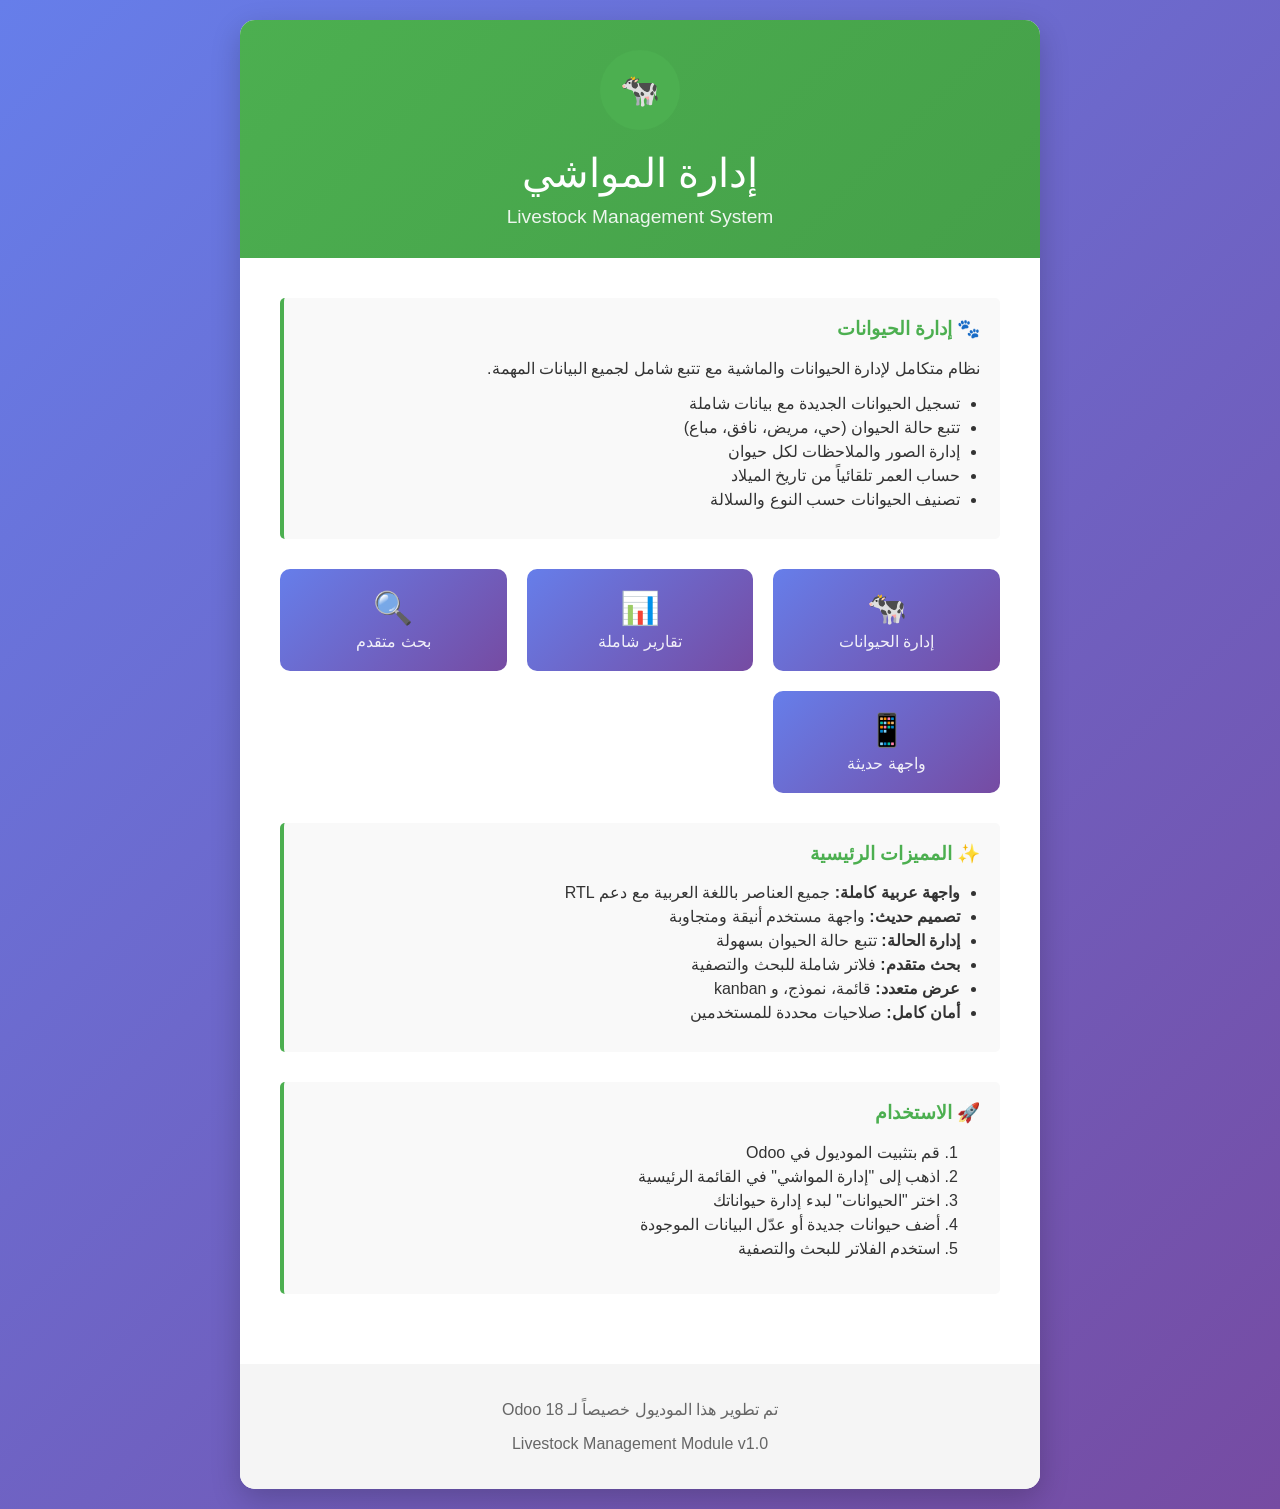
<file: Livestock/static/description/index.html>
<!DOCTYPE html>
<html>
<head>
    <meta charset="utf-8">
    <meta name="viewport" content="width=device-width, initial-scale=1">
    <title>إدارة المواشي - Livestock Management</title>
    <style>
        body {
            font-family: 'Segoe UI', Tahoma, Geneva, Verdana, sans-serif;
            margin: 0;
            padding: 20px;
            background: linear-gradient(135deg, #667eea 0%, #764ba2 100%);
            color: #333;
            direction: rtl;
        }
        .container {
            max-width: 800px;
            margin: 0 auto;
            background: white;
            border-radius: 15px;
            box-shadow: 0 10px 30px rgba(0,0,0,0.2);
            overflow: hidden;
        }
        .header {
            background: linear-gradient(135deg, #4CAF50 0%, #45a049 100%);
            color: white;
            padding: 30px;
            text-align: center;
        }
        .header h1 {
            margin: 0;
            font-size: 2.5em;
            font-weight: 300;
        }
        .header p {
            margin: 10px 0 0 0;
            font-size: 1.2em;
            opacity: 0.9;
        }
        .content {
            padding: 40px;
        }
        .feature {
            margin-bottom: 30px;
            padding: 20px;
            border-left: 4px solid #4CAF50;
            background: #f9f9f9;
            border-radius: 5px;
        }
        .feature h3 {
            color: #4CAF50;
            margin-top: 0;
        }
        .feature ul {
            margin: 10px 0;
            padding-right: 20px;
        }
        .feature li {
            margin-bottom: 5px;
        }
        .stats {
            display: grid;
            grid-template-columns: repeat(auto-fit, minmax(200px, 1fr));
            gap: 20px;
            margin: 30px 0;
        }
        .stat-card {
            background: linear-gradient(135deg, #667eea 0%, #764ba2 100%);
            color: white;
            padding: 20px;
            border-radius: 10px;
            text-align: center;
        }
        .stat-card h3 {
            margin: 0;
            font-size: 2em;
        }
        .stat-card p {
            margin: 5px 0 0 0;
            opacity: 0.9;
        }
        .footer {
            background: #f5f5f5;
            padding: 20px;
            text-align: center;
            color: #666;
        }
        .icon {
            width: 80px;
            height: 80px;
            margin: 0 auto 20px;
            background: #4CAF50;
            border-radius: 50%;
            display: flex;
            align-items: center;
            justify-content: center;
            font-size: 2em;
            color: white;
        }
    </style>
</head>
<body>
    <div class="container">
        <div class="header">
            <div class="icon">🐄</div>
            <h1>إدارة المواشي</h1>
            <p>Livestock Management System</p>
        </div>
        
        <div class="content">
            <div class="feature">
                <h3>🐾 إدارة الحيوانات</h3>
                <p>نظام متكامل لإدارة الحيوانات والماشية مع تتبع شامل لجميع البيانات المهمة.</p>
                <ul>
                    <li>تسجيل الحيوانات الجديدة مع بيانات شاملة</li>
                    <li>تتبع حالة الحيوان (حي، مريض، نافق، مباع)</li>
                    <li>إدارة الصور والملاحظات لكل حيوان</li>
                    <li>حساب العمر تلقائياً من تاريخ الميلاد</li>
                    <li>تصنيف الحيوانات حسب النوع والسلالة</li>
                </ul>
            </div>
            
            <div class="stats">
                <div class="stat-card">
                    <h3>🐄</h3>
                    <p>إدارة الحيوانات</p>
                </div>
                <div class="stat-card">
                    <h3>📊</h3>
                    <p>تقارير شاملة</p>
                </div>
                <div class="stat-card">
                    <h3>🔍</h3>
                    <p>بحث متقدم</p>
                </div>
                <div class="stat-card">
                    <h3>📱</h3>
                    <p>واجهة حديثة</p>
                </div>
            </div>
            
            <div class="feature">
                <h3>✨ المميزات الرئيسية</h3>
                <ul>
                    <li><strong>واجهة عربية كاملة:</strong> جميع العناصر باللغة العربية مع دعم RTL</li>
                    <li><strong>تصميم حديث:</strong> واجهة مستخدم أنيقة ومتجاوبة</li>
                    <li><strong>إدارة الحالة:</strong> تتبع حالة الحيوان بسهولة</li>
                    <li><strong>بحث متقدم:</strong> فلاتر شاملة للبحث والتصفية</li>
                    <li><strong>عرض متعدد:</strong> قائمة، نموذج، و kanban</li>
                    <li><strong>أمان كامل:</strong> صلاحيات محددة للمستخدمين</li>
                </ul>
            </div>
            
            <div class="feature">
                <h3>🚀 الاستخدام</h3>
                <ol>
                    <li>قم بتثبيت الموديول في Odoo</li>
                    <li>اذهب إلى "إدارة المواشي" في القائمة الرئيسية</li>
                    <li>اختر "الحيوانات" لبدء إدارة حيواناتك</li>
                    <li>أضف حيوانات جديدة أو عدّل البيانات الموجودة</li>
                    <li>استخدم الفلاتر للبحث والتصفية</li>
                </ol>
            </div>
        </div>
        
        <div class="footer">
            <p>تم تطوير هذا الموديول خصيصاً لـ Odoo 18</p>
            <p>Livestock Management Module v1.0</p>
        </div>
    </div>
</body>
</html>
</file>
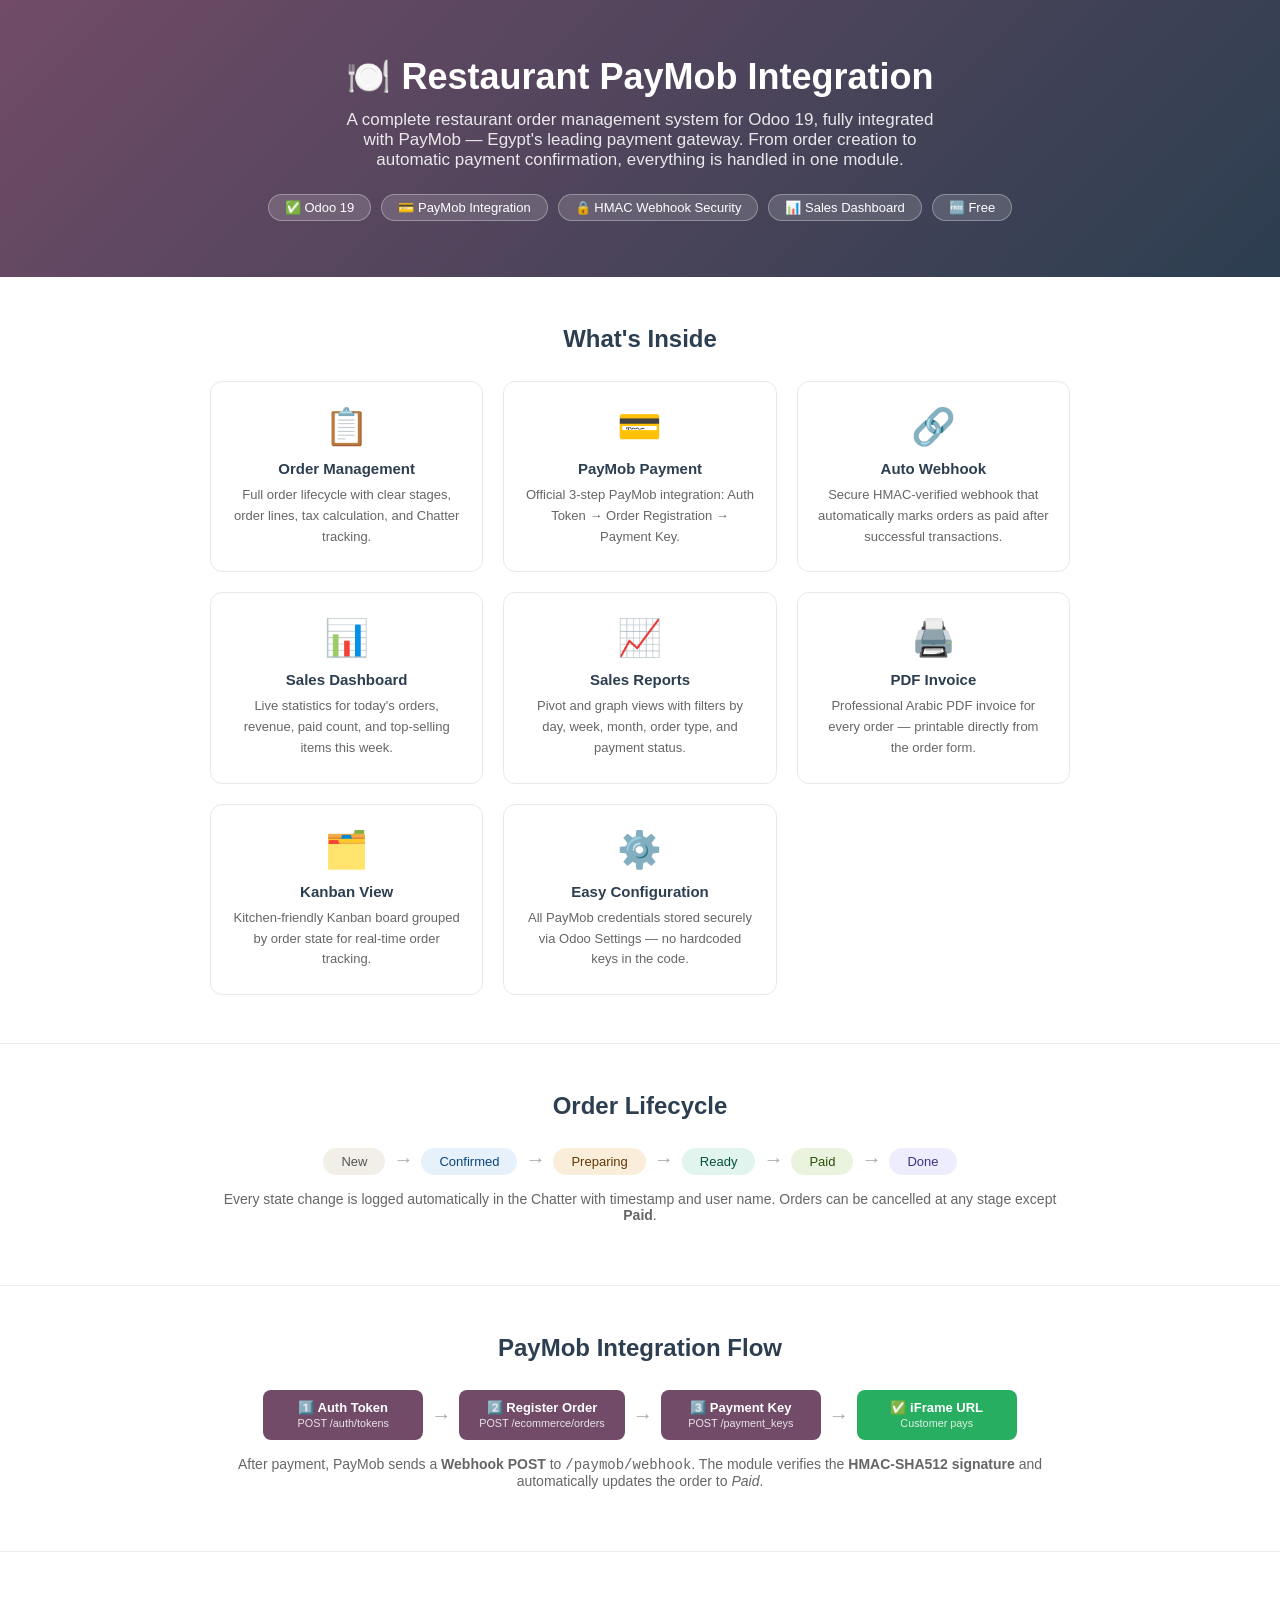
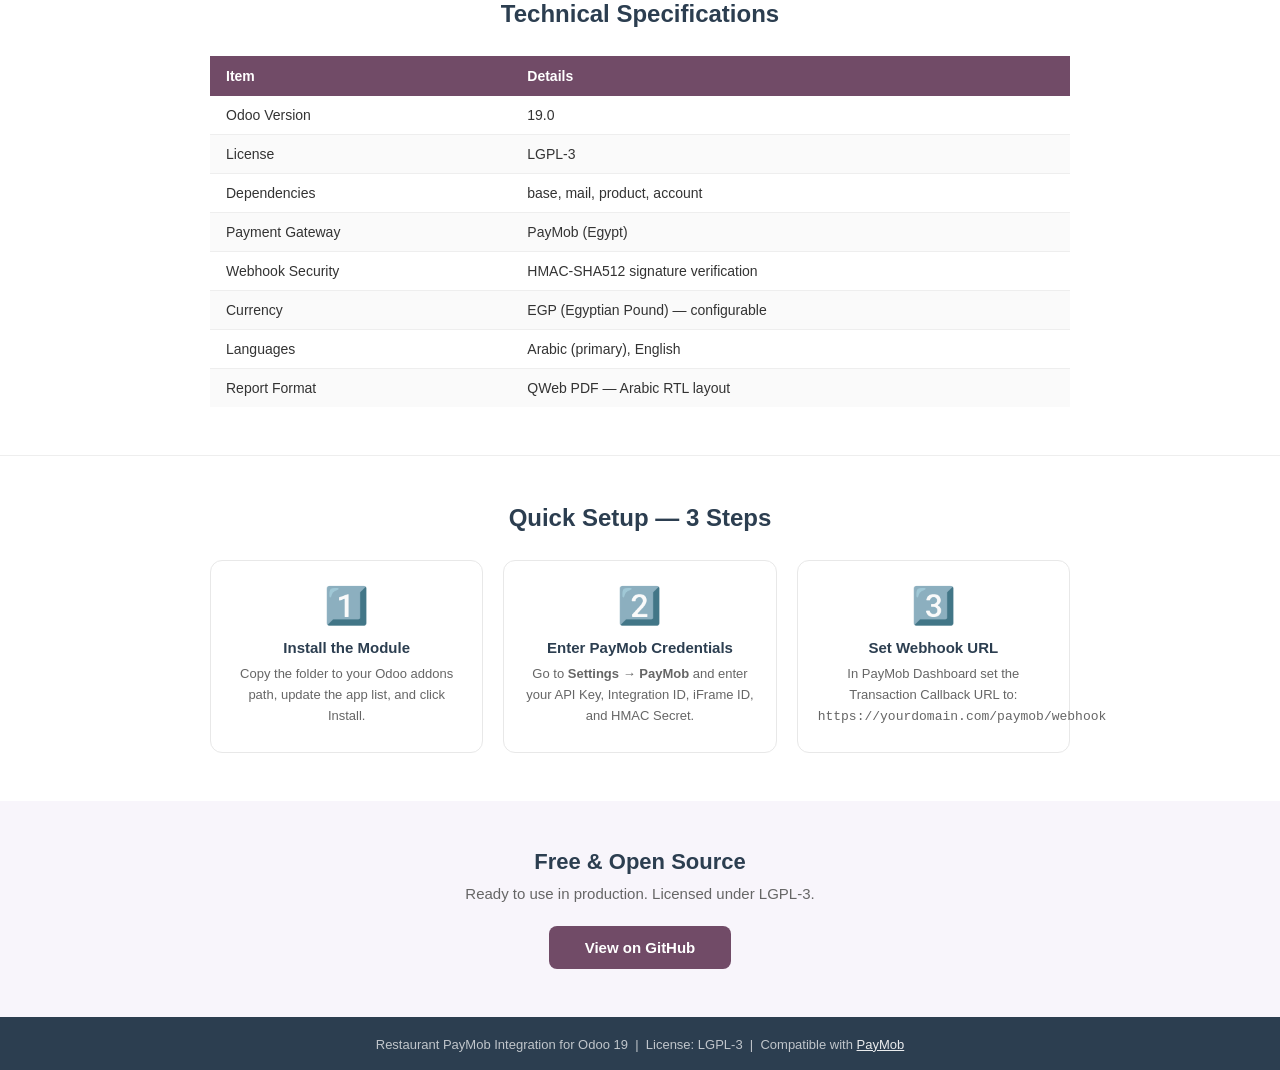
<file: restaurant_paymob/static/description/index.html>
<!DOCTYPE html>
<html lang="en">
<head>
    <meta charset="UTF-8"/>
    <style>
        body { font-family: Arial, sans-serif; color: #333; margin: 0; padding: 0; }

        /* ─── Hero ─── */
        .hero {
            background: linear-gradient(135deg, #714B67 0%, #2C3E50 100%);
            color: #fff;
            text-align: center;
            padding: 56px 24px;
        }
        .hero h1 { font-size: 36px; margin: 0 0 12px; font-weight: 700; }
        .hero p  { font-size: 17px; margin: 0; opacity: .88; max-width: 620px; margin: 0 auto; }

        /* ─── Badges ─── */
        .badges { display: flex; justify-content: center; gap: 10px; flex-wrap: wrap; margin-top: 24px; }
        .badge  {
            background: rgba(255,255,255,.15);
            border: 1px solid rgba(255,255,255,.3);
            border-radius: 20px;
            padding: 5px 16px;
            font-size: 13px;
            font-weight: 500;
        }

        /* ─── Sections ─── */
        .section      { max-width: 860px; margin: 0 auto; padding: 48px 24px; }
        .section h2   { font-size: 24px; font-weight: 700; color: #2C3E50; margin: 0 0 28px; text-align: center; }
        .divider      { border: none; border-top: 1px solid #eee; margin: 0; }

        /* ─── Feature grid ─── */
        .features     { display: grid; grid-template-columns: repeat(auto-fit, minmax(220px, 1fr)); gap: 20px; }
        .feature-card {
            border: 1px solid #e8e8e8;
            border-radius: 12px;
            padding: 24px 20px;
            text-align: center;
            transition: box-shadow .2s;
        }
        .feature-card:hover { box-shadow: 0 4px 16px rgba(0,0,0,.08); }
        .feature-card .icon { font-size: 36px; margin-bottom: 12px; }
        .feature-card h3    { font-size: 15px; font-weight: 600; margin: 0 0 8px; color: #2C3E50; }
        .feature-card p     { font-size: 13px; color: #666; margin: 0; line-height: 1.6; }

        /* ─── PayMob flow ─── */
        .flow         { display: flex; align-items: center; flex-wrap: wrap; gap: 8px; justify-content: center; margin: 16px 0; }
        .flow-step    {
            background: #714B67;
            color: #fff;
            border-radius: 8px;
            padding: 10px 20px;
            font-size: 13px;
            font-weight: 600;
            text-align: center;
            min-width: 120px;
        }
        .flow-arrow   { font-size: 20px; color: #aaa; }

        /* ─── Order states ─── */
        .states       { display: flex; flex-wrap: wrap; gap: 8px; justify-content: center; margin: 16px 0; }
        .state-pill   { border-radius: 20px; padding: 6px 18px; font-size: 13px; font-weight: 500; }
        .s1 { background: #F1EFE8; color: #555; }
        .s2 { background: #E6F1FB; color: #0C447C; }
        .s3 { background: #FAEEDA; color: #633806; }
        .s4 { background: #E1F5EE; color: #085041; }
        .s5 { background: #EAF3DE; color: #27500A; }
        .s6 { background: #EEEDFE; color: #3C3489; }

        /* ─── Tech table ─── */
        table       { width: 100%; border-collapse: collapse; font-size: 14px; }
        th          { background: #714B67; color: #fff; padding: 12px 16px; text-align: left; }
        td          { padding: 11px 16px; border-bottom: 1px solid #eee; }
        tr:last-child td { border-bottom: none; }
        tr:nth-child(even) td { background: #fafafa; }

        /* ─── CTA ─── */
        .cta        { background: #f8f5fb; text-align: center; padding: 48px 24px; }
        .cta h2     { font-size: 22px; font-weight: 700; color: #2C3E50; margin: 0 0 10px; }
        .cta p      { color: #666; font-size: 15px; margin: 0 0 24px; }
        .cta-btn    {
            display: inline-block;
            background: #714B67;
            color: #fff;
            padding: 13px 36px;
            border-radius: 8px;
            text-decoration: none;
            font-weight: 600;
            font-size: 15px;
        }

        /* ─── Footer ─── */
        .footer     { background: #2C3E50; color: rgba(255,255,255,.7); text-align: center; padding: 20px; font-size: 13px; }
        .footer a   { color: rgba(255,255,255,.9); }
    </style>
</head>
<body>

<!-- ══════════════════════════════════
     HERO
══════════════════════════════════ -->
<div class="hero">
    <h1>🍽️ Restaurant PayMob Integration</h1>
    <p>
        A complete restaurant order management system for Odoo 19,
        fully integrated with PayMob — Egypt's leading payment gateway.
        From order creation to automatic payment confirmation, everything is handled in one module.
    </p>
    <div class="badges">
        <span class="badge">✅ Odoo 19</span>
        <span class="badge">💳 PayMob Integration</span>
        <span class="badge">🔒 HMAC Webhook Security</span>
        <span class="badge">📊 Sales Dashboard</span>
        <span class="badge">🆓 Free</span>
    </div>
</div>

<!-- ══════════════════════════════════
     FEATURES
══════════════════════════════════ -->
<div class="section">
    <h2>What's Inside</h2>
    <div class="features">

        <div class="feature-card">
            <div class="icon">📋</div>
            <h3>Order Management</h3>
            <p>Full order lifecycle with clear stages, order lines, tax calculation, and Chatter tracking.</p>
        </div>

        <div class="feature-card">
            <div class="icon">💳</div>
            <h3>PayMob Payment</h3>
            <p>Official 3-step PayMob integration: Auth Token → Order Registration → Payment Key.</p>
        </div>

        <div class="feature-card">
            <div class="icon">🔗</div>
            <h3>Auto Webhook</h3>
            <p>Secure HMAC-verified webhook that automatically marks orders as paid after successful transactions.</p>
        </div>

        <div class="feature-card">
            <div class="icon">📊</div>
            <h3>Sales Dashboard</h3>
            <p>Live statistics for today's orders, revenue, paid count, and top-selling items this week.</p>
        </div>

        <div class="feature-card">
            <div class="icon">📈</div>
            <h3>Sales Reports</h3>
            <p>Pivot and graph views with filters by day, week, month, order type, and payment status.</p>
        </div>

        <div class="feature-card">
            <div class="icon">🖨️</div>
            <h3>PDF Invoice</h3>
            <p>Professional Arabic PDF invoice for every order — printable directly from the order form.</p>
        </div>

        <div class="feature-card">
            <div class="icon">🗂️</div>
            <h3>Kanban View</h3>
            <p>Kitchen-friendly Kanban board grouped by order state for real-time order tracking.</p>
        </div>

        <div class="feature-card">
            <div class="icon">⚙️</div>
            <h3>Easy Configuration</h3>
            <p>All PayMob credentials stored securely via Odoo Settings — no hardcoded keys in the code.</p>
        </div>

    </div>
</div>

<hr class="divider"/>

<!-- ══════════════════════════════════
     ORDER LIFECYCLE
══════════════════════════════════ -->
<div class="section">
    <h2>Order Lifecycle</h2>
    <div class="states">
        <span class="state-pill s1">New</span>
        <span class="flow-arrow">→</span>
        <span class="state-pill s2">Confirmed</span>
        <span class="flow-arrow">→</span>
        <span class="state-pill s3">Preparing</span>
        <span class="flow-arrow">→</span>
        <span class="state-pill s4">Ready</span>
        <span class="flow-arrow">→</span>
        <span class="state-pill s5">Paid</span>
        <span class="flow-arrow">→</span>
        <span class="state-pill s6">Done</span>
    </div>
    <p style="text-align:center; color:#666; font-size:14px; margin-top:16px;">
        Every state change is logged automatically in the Chatter with timestamp and user name.
        Orders can be cancelled at any stage except <strong>Paid</strong>.
    </p>
</div>

<hr class="divider"/>

<!-- ══════════════════════════════════
     PAYMOB FLOW
══════════════════════════════════ -->
<div class="section">
    <h2>PayMob Integration Flow</h2>
    <div class="flow">
        <div class="flow-step">1️⃣ Auth Token<br/><small style="font-weight:400;opacity:.85;">POST /auth/tokens</small></div>
        <span class="flow-arrow">→</span>
        <div class="flow-step">2️⃣ Register Order<br/><small style="font-weight:400;opacity:.85;">POST /ecommerce/orders</small></div>
        <span class="flow-arrow">→</span>
        <div class="flow-step">3️⃣ Payment Key<br/><small style="font-weight:400;opacity:.85;">POST /payment_keys</small></div>
        <span class="flow-arrow">→</span>
        <div class="flow-step" style="background:#27ae60;">✅ iFrame URL<br/><small style="font-weight:400;opacity:.85;">Customer pays</small></div>
    </div>
    <p style="text-align:center; color:#666; font-size:14px; margin-top:16px;">
        After payment, PayMob sends a <strong>Webhook POST</strong> to <code>/paymob/webhook</code>.
        The module verifies the <strong>HMAC-SHA512 signature</strong> and automatically updates the order to <em>Paid</em>.
    </p>
</div>

<hr class="divider"/>

<!-- ══════════════════════════════════
     TECHNICAL SPECS
══════════════════════════════════ -->
<div class="section">
    <h2>Technical Specifications</h2>
    <table>
        <thead>
            <tr><th>Item</th><th>Details</th></tr>
        </thead>
        <tbody>
            <tr><td>Odoo Version</td><td>19.0</td></tr>
            <tr><td>License</td><td>LGPL-3</td></tr>
            <tr><td>Dependencies</td><td>base, mail, product, account</td></tr>
            <tr><td>Payment Gateway</td><td>PayMob (Egypt)</td></tr>
            <tr><td>Webhook Security</td><td>HMAC-SHA512 signature verification</td></tr>
            <tr><td>Currency</td><td>EGP (Egyptian Pound) — configurable</td></tr>
            <tr><td>Languages</td><td>Arabic (primary), English</td></tr>
            <tr><td>Report Format</td><td>QWeb PDF — Arabic RTL layout</td></tr>
        </tbody>
    </table>
</div>

<hr class="divider"/>

<!-- ══════════════════════════════════
     CONFIGURATION
══════════════════════════════════ -->
<div class="section">
    <h2>Quick Setup — 3 Steps</h2>
    <div class="features" style="grid-template-columns: repeat(auto-fit, minmax(240px,1fr));">

        <div class="feature-card">
            <div class="icon">1️⃣</div>
            <h3>Install the Module</h3>
            <p>Copy the folder to your Odoo addons path, update the app list, and click Install.</p>
        </div>

        <div class="feature-card">
            <div class="icon">2️⃣</div>
            <h3>Enter PayMob Credentials</h3>
            <p>Go to <strong>Settings → PayMob</strong> and enter your API Key, Integration ID, iFrame ID, and HMAC Secret.</p>
        </div>

        <div class="feature-card">
            <div class="icon">3️⃣</div>
            <h3>Set Webhook URL</h3>
            <p>In PayMob Dashboard set the Transaction Callback URL to:<br/><code>https://yourdomain.com/paymob/webhook</code></p>
        </div>

    </div>
</div>

<!-- ══════════════════════════════════
     CTA
══════════════════════════════════ -->
<div class="cta">
    <h2>Free &amp; Open Source</h2>
    <p>Ready to use in production. Licensed under LGPL-3.</p>
    <a class="cta-btn" href="https://github.com/Mo-code7/odoo_projects/tree/main/restaurant_paymob" target="_blank">View on GitHub</a>
</div>

<!-- ══════════════════════════════════
     FOOTER
══════════════════════════════════ -->
<div class="footer">
    Restaurant PayMob Integration for Odoo 19 &nbsp;|&nbsp; License: LGPL-3 &nbsp;|&nbsp;
    Compatible with <a href="https://accept.paymob.com" target="_blank">PayMob</a>
</div>

</body>
</html>
</file>
